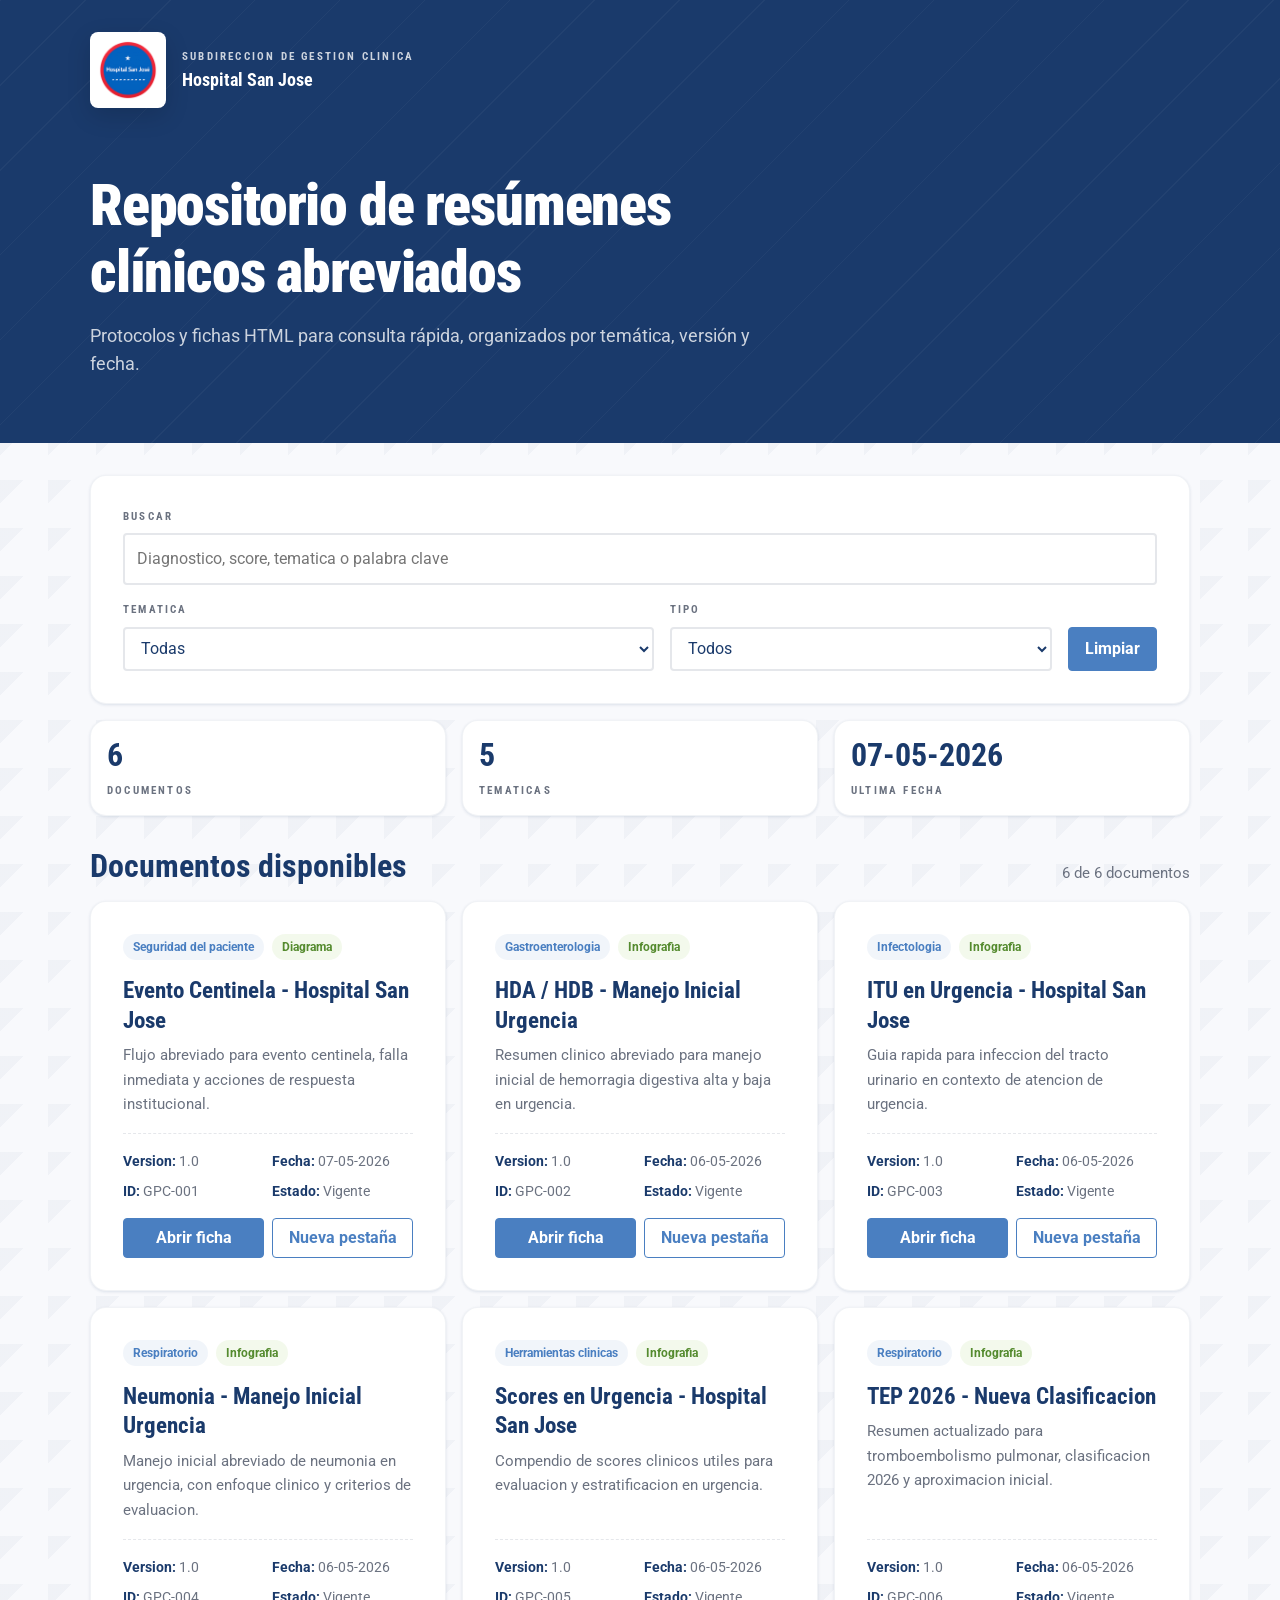
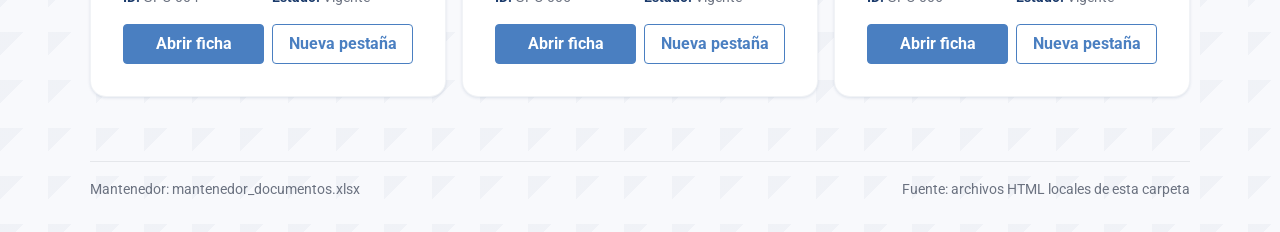
<file: index.html>
<!DOCTYPE html>
<html lang="es">
<head>
  <meta charset="UTF-8">
  <meta name="viewport" content="width=device-width, initial-scale=1.0">
  <title>Repositorio GPC Urgencia - HSJ</title>
  <link rel="stylesheet" href="sgc/colors_and_type.css">
  <link rel="stylesheet" href="styles.css">
</head>
<body>
  <header class="site-header">
    <div class="header-inner">
      <div class="brand-row">
        <img src="sgc/assets/logo-hospital-san-jose.png" alt="Hospital San Jose" class="brand-logo">
        <div>
          <p class="eyebrow">SUBDIRECCION DE GESTION CLINICA</p>
          <p class="brand-caption">Hospital San Jose</p>
        </div>
      </div>
      <h1>Repositorio de res&uacute;menes cl&iacute;nicos abreviados</h1>
      <p class="lead">Protocolos y fichas HTML para consulta r&aacute;pida, organizados por tem&aacute;tica, versi&oacute;n y fecha.</p>
    </div>
  </header>

  <main class="shell">
    <section class="toolbar" aria-label="Busqueda y filtros">
      <label class="search-box">
        <span>Buscar</span>
        <input id="searchInput" type="search" placeholder="Diagnostico, score, tematica o palabra clave" autocomplete="off">
      </label>

      <div class="filter-row">
        <label>
          <span>Tematica</span>
          <select id="topicFilter">
            <option value="todas">Todas</option>
          </select>
        </label>

        <label>
          <span>Tipo</span>
          <select id="typeFilter">
            <option value="todos">Todos</option>
          </select>
        </label>

        <button id="clearButton" type="button">Limpiar</button>
      </div>
    </section>

    <section class="summary" aria-label="Resumen del repositorio">
      <div>
        <strong id="totalCount">0</strong>
        <span>documentos</span>
      </div>
      <div>
        <strong id="topicCount">0</strong>
        <span>tematicas</span>
      </div>
      <div>
        <strong id="updatedAt">-</strong>
        <span>ultima fecha</span>
      </div>
    </section>

    <section class="results-head">
      <h2>Documentos disponibles</h2>
      <p id="resultCount">Cargando documentos...</p>
    </section>

    <section id="documentGrid" class="document-grid" aria-live="polite"></section>

    <section id="emptyState" class="empty-state" hidden>
      <h2>Sin resultados</h2>
      <p>Pruebe con otra palabra clave o quite algun filtro.</p>
    </section>
  </main>

  <footer class="site-footer">
    <span>Mantenedor: mantenedor_documentos.xlsx</span>
    <span>Fuente: archivos HTML locales de esta carpeta</span>
  </footer>

  <script src="app.js"></script>
</body>
</html>
</file>
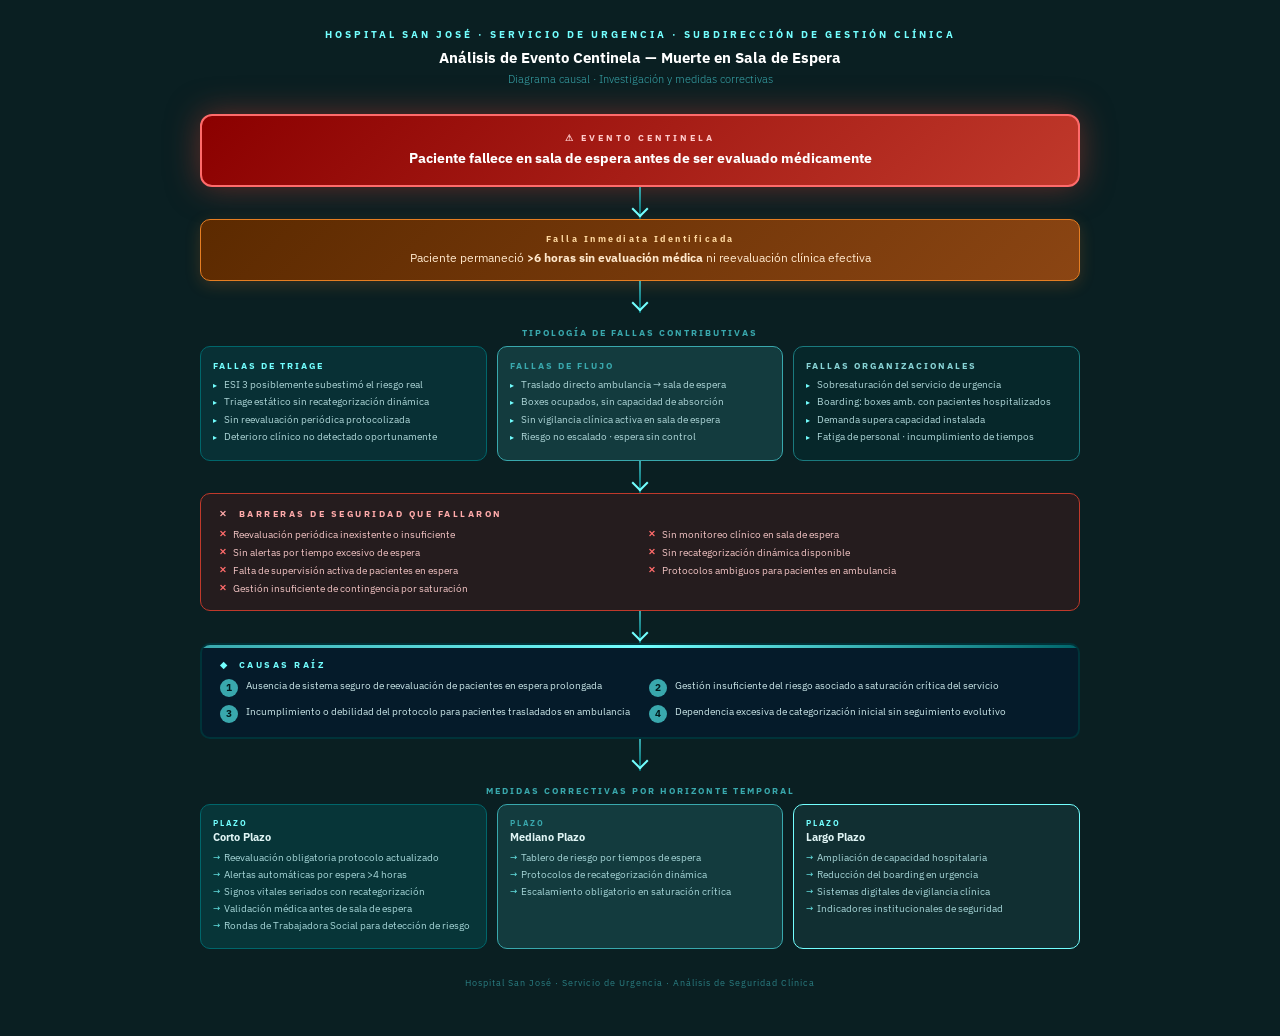
<file: diagrama_evento_centinela_hsj.html>
<!DOCTYPE html>
<html lang="es">
<head>
<meta charset="UTF-8">
<meta name="viewport" content="width=device-width, initial-scale=1.0">
<title>Evento Centinela — Hospital San José</title>
<style>
  @import url('https://fonts.googleapis.com/css2?family=IBM+Plex+Sans:wght@300;400;600;700&display=swap');
  * { box-sizing: border-box; margin: 0; padding: 0; }
  body {
    font-family: 'IBM Plex Sans', Verdana, sans-serif;
    background: #0a1f22;
    color: #e8f4f5;
    min-height: 100vh;
    padding: 28px 18px 48px;
  }
  .header { text-align: center; margin-bottom: 28px; }
  .header .inst {
    font-size: 10px; font-weight: 700; letter-spacing: 3px;
    text-transform: uppercase; color: #73FFFF; margin-bottom: 6px;
  }
  .header h1 { font-size: 15px; font-weight: 700; color: #fff; line-height: 1.4; }
  .header .sub { font-size: 11px; color: #39A8AD; margin-top: 4px; font-weight: 300; }

  .flow { display: flex; flex-direction: column; gap: 0; max-width: 880px; margin: 0 auto; }

  .arrow-down {
    display: flex; justify-content: center; align-items: center;
    height: 32px; position: relative;
  }
  .arrow-down::before {
    content: ''; position: absolute;
    width: 2px; height: 100%;
    background: linear-gradient(to bottom, #39A8AD, #00666B);
  }
  .arrow-down::after {
    content: ''; position: absolute;
    width: 10px; height: 10px;
    border-right: 2.5px solid #73FFFF;
    border-bottom: 2.5px solid #73FFFF;
    transform: rotate(45deg);
    z-index: 1; margin-top: 12px;
  }

  .centinela {
    background: linear-gradient(135deg, #8B0000 0%, #c0392b 100%);
    border: 2px solid #ff6b6b; border-radius: 12px;
    padding: 16px 22px; text-align: center;
    box-shadow: 0 0 32px rgba(192,57,43,0.5);
  }
  .centinela .tag { font-size: 9px; font-weight: 700; letter-spacing: 3px; text-transform: uppercase; color: #ffcccc; margin-bottom: 6px; }
  .centinela h2 { font-size: 14px; font-weight: 700; color: #fff; line-height: 1.4; }

  .falla-inm {
    background: linear-gradient(135deg, #5c2a00, #8B4513);
    border: 1.5px solid #e67e22; border-radius: 10px;
    padding: 13px 18px; text-align: center;
    box-shadow: 0 4px 16px rgba(230,126,34,0.2);
  }
  .falla-inm .tag { font-size: 9px; font-weight: 700; letter-spacing: 2.5px; color: #ffd9a0; margin-bottom: 5px; }
  .falla-inm p { font-size: 12px; color: #ffe8cc; line-height: 1.5; }

  .sec-label {
    text-align: center; font-size: 8.5px; font-weight: 700;
    letter-spacing: 2px; text-transform: uppercase;
    color: #39A8AD; margin: 14px 0 8px;
  }

  .grid3 { display: grid; grid-template-columns: 1fr 1fr 1fr; gap: 10px; }
  .grid2 { display: grid; grid-template-columns: 1fr 1fr; gap: 8px 18px; }

  .fbox { border-radius: 10px; padding: 13px 12px; border: 1.5px solid; }
  .fbox.t1 { background: rgba(0,102,107,0.25); border-color: #00666B; }
  .fbox.t2 { background: rgba(57,168,173,0.2); border-color: #39A8AD; }
  .fbox.t3 { background: rgba(0,51,57,0.4); border-color: #1a7a7e; }
  .fbox .ftag { font-size: 8.5px; font-weight: 700; letter-spacing: 2px; text-transform: uppercase; margin-bottom: 6px; }
  .fbox.t1 .ftag { color: #73FFFF; }
  .fbox.t2 .ftag { color: #39A8AD; }
  .fbox.t3 .ftag { color: #88d4d6; }
  .fbox ul { list-style: none; }
  .fbox ul li { font-size: 10px; color: #b0d8da; line-height: 1.55; padding-left: 11px; position: relative; margin-bottom: 2px; }
  .fbox ul li::before { content: '▸'; position: absolute; left: 0; color: #73FFFF; font-size: 8px; top: 2px; }

  .barreras {
    background: rgba(100,20,20,0.3); border: 1.5px solid #c0392b;
    border-radius: 10px; padding: 14px 18px;
  }
  .barreras .btag { font-size: 9px; font-weight: 700; letter-spacing: 2.5px; text-transform: uppercase; color: #ffaaaa; margin-bottom: 8px; }
  .barreras ul { list-style: none; display: grid; grid-template-columns: 1fr 1fr; gap: 3px 16px; }
  .barreras ul li { font-size: 10px; color: #f5c6c6; padding-left: 14px; position: relative; line-height: 1.5; }
  .barreras ul li::before { content: '✕'; position: absolute; left: 0; color: #ff6b6b; font-size: 9px; font-weight: 700; }

  .causas {
    background: rgba(0,25,50,0.5); border: 2px solid #003339;
    border-radius: 10px; padding: 14px 18px; position: relative; overflow: hidden;
  }
  .causas::before {
    content: ''; position: absolute; top: 0; left: 0; right: 0;
    height: 3px; background: linear-gradient(90deg, #39A8AD, #73FFFF, #00666B);
  }
  .causas .ctag { font-size: 9px; font-weight: 700; letter-spacing: 2.5px; text-transform: uppercase; color: #73FFFF; margin-bottom: 8px; }
  .causas-list { display: grid; grid-template-columns: 1fr 1fr; gap: 7px 18px; }
  .causa-item { display: flex; align-items: flex-start; gap: 8px; }
  .causa-num {
    background: #39A8AD; color: #001a1c; font-size: 10px; font-weight: 700;
    width: 18px; height: 18px; border-radius: 50%;
    display: flex; align-items: center; justify-content: center;
    flex-shrink: 0; margin-top: 1px;
  }
  .causa-item p { font-size: 10px; color: #cce8ea; line-height: 1.5; }

  .mbox { border-radius: 10px; padding: 13px 12px; border: 1.5px solid; }
  .mbox.cp { background: rgba(0,102,107,0.3); border-color: #00666B; }
  .mbox.mp { background: rgba(57,168,173,0.2); border-color: #39A8AD; }
  .mbox.lp { background: rgba(115,255,255,0.07); border-color: #73FFFF; }
  .mbox .mtag { font-size: 8px; font-weight: 700; letter-spacing: 2px; text-transform: uppercase; margin-bottom: 2px; }
  .mbox.cp .mtag { color: #73FFFF; }
  .mbox.mp .mtag { color: #39A8AD; }
  .mbox.lp .mtag { color: #73FFFF; }
  .mbox .mplazo { font-size: 11px; font-weight: 700; color: #e0f5f5; margin-bottom: 6px; }
  .mbox ul { list-style: none; }
  .mbox ul li { font-size: 10px; color: #a8d8da; line-height: 1.5; padding-left: 11px; position: relative; margin-bottom: 2px; }
  .mbox ul li::before { content: '→'; position: absolute; left: 0; color: #73FFFF; font-size: 9px; }

  .footer-note { text-align: center; font-size: 9px; color: #39A8AD; margin-top: 28px; letter-spacing: 1px; opacity: 0.7; }

  @media (max-width: 620px) {
    .grid3, .grid2, .causas-list, .barreras ul { grid-template-columns: 1fr; }
  }

  @media print {
    body { background: #fff; color: #000; }
    .centinela { background: #c0392b; }
  }
</style>
</head>
<body>

<div class="header">
  <div class="inst">Hospital San José · Servicio de Urgencia · Subdirección de Gestión Clínica</div>
  <h1>Análisis de Evento Centinela — Muerte en Sala de Espera</h1>
  <div class="sub">Diagrama causal · Investigación y medidas correctivas</div>
</div>

<div class="flow">

  <!-- 1. EVENTO CENTINELA -->
  <div class="centinela">
    <div class="tag">⚠ Evento Centinela</div>
    <h2>Paciente fallece en sala de espera antes de ser evaluado médicamente</h2>
  </div>

  <div class="arrow-down"></div>

  <!-- 2. FALLA INMEDIATA -->
  <div class="falla-inm">
    <div class="tag">Falla Inmediata Identificada</div>
    <p>Paciente permaneció <strong>&gt;6 horas sin evaluación médica</strong> ni reevaluación clínica efectiva</p>
  </div>

  <div class="arrow-down"></div>

  <!-- 3. TIPOLOGÍA DE FALLAS -->
  <div class="sec-label">Tipología de Fallas Contributivas</div>
  <div class="grid3">
    <div class="fbox t1">
      <div class="ftag">Fallas de Triage</div>
      <ul>
        <li>ESI 3 posiblemente subestimó el riesgo real</li>
        <li>Triage estático sin recategorización dinámica</li>
        <li>Sin reevaluación periódica protocolizada</li>
        <li>Deterioro clínico no detectado oportunamente</li>
      </ul>
    </div>
    <div class="fbox t2">
      <div class="ftag">Fallas de Flujo</div>
      <ul>
        <li>Traslado directo ambulancia → sala de espera</li>
        <li>Boxes ocupados, sin capacidad de absorción</li>
        <li>Sin vigilancia clínica activa en sala de espera</li>
        <li>Riesgo no escalado · espera sin control</li>
      </ul>
    </div>
    <div class="fbox t3">
      <div class="ftag">Fallas Organizacionales</div>
      <ul>
        <li>Sobresaturación del servicio de urgencia</li>
        <li>Boarding: boxes amb. con pacientes hospitalizados</li>
        <li>Demanda supera capacidad instalada</li>
        <li>Fatiga de personal · incumplimiento de tiempos</li>
      </ul>
    </div>
  </div>

  <div class="arrow-down"></div>

  <!-- 4. BARRERAS FALLIDAS -->
  <div class="barreras">
    <div class="btag">✕ &nbsp;Barreras de Seguridad que Fallaron</div>
    <ul>
      <li>Reevaluación periódica inexistente o insuficiente</li>
      <li>Sin monitoreo clínico en sala de espera</li>
      <li>Sin alertas por tiempo excesivo de espera</li>
      <li>Sin recategorización dinámica disponible</li>
      <li>Falta de supervisión activa de pacientes en espera</li>
      <li>Protocolos ambiguos para pacientes en ambulancia</li>
      <li>Gestión insuficiente de contingencia por saturación</li>
    </ul>
  </div>

  <div class="arrow-down"></div>

  <!-- 5. CAUSAS RAÍZ -->
  <div class="causas">
    <div class="ctag">◆ &nbsp;Causas Raíz</div>
    <div class="causas-list">
      <div class="causa-item">
        <span class="causa-num">1</span>
        <p>Ausencia de sistema seguro de reevaluación de pacientes en espera prolongada</p>
      </div>
      <div class="causa-item">
        <span class="causa-num">2</span>
        <p>Gestión insuficiente del riesgo asociado a saturación crítica del servicio</p>
      </div>
      <div class="causa-item">
        <span class="causa-num">3</span>
        <p>Incumplimiento o debilidad del protocolo para pacientes trasladados en ambulancia</p>
      </div>
      <div class="causa-item">
        <span class="causa-num">4</span>
        <p>Dependencia excesiva de categorización inicial sin seguimiento evolutivo</p>
      </div>
    </div>
  </div>

  <div class="arrow-down"></div>

  <!-- 6. MEDIDAS CORRECTIVAS -->
  <div class="sec-label">Medidas Correctivas por Horizonte Temporal</div>
  <div class="grid3">
    <div class="mbox cp">
      <div class="mtag">Plazo</div>
      <div class="mplazo">Corto Plazo</div>
      <ul>
        <li>Reevaluación obligatoria protocolo actualizado</li>
        <li>Alertas automáticas por espera &gt;4 horas</li>
        <li>Signos vitales seriados con recategorización</li>
        <li>Validación médica antes de sala de espera</li>
        <li>Rondas de Trabajadora Social para detección de riesgo</li>
      </ul>
    </div>
    <div class="mbox mp">
      <div class="mtag">Plazo</div>
      <div class="mplazo">Mediano Plazo</div>
      <ul>
        <li>Tablero de riesgo por tiempos de espera</li>
        <li>Protocolos de recategorización dinámica</li>
        <li>Escalamiento obligatorio en saturación crítica</li>
      </ul>
    </div>
    <div class="mbox lp">
      <div class="mtag">Plazo</div>
      <div class="mplazo">Largo Plazo</div>
      <ul>
        <li>Ampliación de capacidad hospitalaria</li>
        <li>Reducción del boarding en urgencia</li>
        <li>Sistemas digitales de vigilancia clínica</li>
        <li>Indicadores institucionales de seguridad</li>
      </ul>
    </div>
  </div>

</div>

<div class="footer-note">Hospital San José · Servicio de Urgencia · Análisis de Seguridad Clínica</div>

</body>
</html>
</file>
<file: sgc/colors_and_type.css>
/* ============================================================
   SGC — Subdirección de Gestión Clínica · Hospital San José
   Colors & Type — Design Tokens
   ============================================================ */

/* ---------- BRAND FONTS — Roboto family (uploaded) ---------- */
@font-face { font-family: 'Roboto'; src: url('fonts/Roboto-Light.ttf') format('truetype'); font-weight: 300; font-style: normal; font-display: swap; }
@font-face { font-family: 'Roboto'; src: url('fonts/Roboto-LightItalic.ttf') format('truetype'); font-weight: 300; font-style: italic; font-display: swap; }
@font-face { font-family: 'Roboto'; src: url('fonts/Roboto-Regular.ttf') format('truetype'); font-weight: 400; font-style: normal; font-display: swap; }
@font-face { font-family: 'Roboto'; src: url('fonts/Roboto-Italic.ttf') format('truetype'); font-weight: 400; font-style: italic; font-display: swap; }
@font-face { font-family: 'Roboto'; src: url('fonts/Roboto-Medium.ttf') format('truetype'); font-weight: 500; font-style: normal; font-display: swap; }
@font-face { font-family: 'Roboto'; src: url('fonts/Roboto-MediumItalic.ttf') format('truetype'); font-weight: 500; font-style: italic; font-display: swap; }
@font-face { font-family: 'Roboto'; src: url('fonts/Roboto-Bold.ttf') format('truetype'); font-weight: 700; font-style: normal; font-display: swap; }
@font-face { font-family: 'Roboto'; src: url('fonts/Roboto-BoldItalic.ttf') format('truetype'); font-weight: 700; font-style: italic; font-display: swap; }
@font-face { font-family: 'Roboto'; src: url('fonts/Roboto-Black.ttf') format('truetype'); font-weight: 900; font-style: normal; font-display: swap; }
@font-face { font-family: 'Roboto'; src: url('fonts/Roboto-BlackItalic.ttf') format('truetype'); font-weight: 900; font-style: italic; font-display: swap; }

@font-face { font-family: 'Roboto Condensed'; src: url('fonts/Roboto_Condensed-Light.ttf') format('truetype'); font-weight: 300; font-style: normal; font-display: swap; }
@font-face { font-family: 'Roboto Condensed'; src: url('fonts/Roboto_Condensed-Regular.ttf') format('truetype'); font-weight: 400; font-style: normal; font-display: swap; }
@font-face { font-family: 'Roboto Condensed'; src: url('fonts/Roboto_Condensed-Medium.ttf') format('truetype'); font-weight: 500; font-style: normal; font-display: swap; }
@font-face { font-family: 'Roboto Condensed'; src: url('fonts/Roboto_Condensed-Bold.ttf') format('truetype'); font-weight: 700; font-style: normal; font-display: swap; }
@font-face { font-family: 'Roboto Condensed'; src: url('fonts/Roboto_Condensed-Black.ttf') format('truetype'); font-weight: 900; font-style: normal; font-display: swap; }

:root {
  /* ---------- COLOR — PRIMARY ---------- */
  --color-bay-blue:   #1A3A6B;   /* Azul institucional profundo */
  --color-pal-blue:   #4A7FC1;   /* Azul medio — acción primaria */
  --color-white:      #FFFFFF;

  /* ---------- COLOR — NEUTRAL ---------- */
  --color-sand:       #C8B89A;
  --color-pale-khaki: #D4C9A8;
  --color-slate:      #6B7280;
  --color-pale-slate: #E5E7EB;
  --color-bg:         #F8F9FC;   /* Fondo de página */

  /* ---------- COLOR — ACCENT ---------- */
  --color-accent-yellow: #E8C547;
  --color-accent-green:  #8BC34A;
  --color-accent-teal:   #26A69A;
  --color-accent-red:    #EF5350;
  --color-accent-purple: #AB47BC;

  /* ---------- SEMANTIC — TEXT ---------- */
  --fg-1: var(--color-bay-blue);   /* Texto principal */
  --fg-2: var(--color-slate);      /* Texto secundario */
  --fg-3: #94A0AE;                 /* Texto terciario / meta */
  --fg-on-dark: #FFFFFF;
  --fg-link: var(--color-pal-blue);

  /* ---------- SEMANTIC — SURFACE ---------- */
  --surface-page:   var(--color-bg);
  --surface-card:   #FFFFFF;
  --surface-sunken: #F1F3F8;
  --surface-dark:   var(--color-bay-blue);

  /* ---------- SEMANTIC — BORDER ---------- */
  --border-subtle: rgba(26,58,107,.06);
  --border-default: var(--color-pale-slate);
  --border-strong: var(--color-slate);
  --border-focus:  var(--color-pal-blue);

  /* ---------- SEMANTIC — STATE ---------- */
  --state-info-bg:    rgba(74,127,193,.08);
  --state-info-fg:    var(--color-pal-blue);
  --state-success-bg: rgba(139,195,74,.10);
  --state-success-fg: #558B2F;
  --state-warning-bg: rgba(232,197,71,.15);
  --state-warning-fg: #8D6E00;
  --state-danger-bg:  rgba(239,83,80,.08);
  --state-danger-fg:  #C62828;

  /* ============================================================
     TYPOGRAPHY
     ============================================================ */
  --font-primary:  'Roboto', system-ui, -apple-system, Segoe UI, sans-serif;
  --font-display:  'Roboto Condensed', 'Roboto', system-ui, sans-serif;
  --font-mono:     'Courier New', ui-monospace, SFMono-Regular, Menlo, monospace;

  /* Base size — 1pt ≈ 1.333px */
  --h1-size: 2.167rem;   /* 26pt ≈ 34.7px */
  --h2-size: 2rem;       /* 24pt ≈ 32px   */
  --h3-size: 1.5rem;     /* 18pt ≈ 24px   */
  --body-bold-size:  1.167rem; /* 14pt */
  --body-size:       1.167rem; /* 14pt */
  --body-light-size: 1rem;     /* 12pt */
  --caption-size:    0.75rem;  /* 9pt  */
  --eyebrow-size:    0.6875rem;/* 11pt */

  --weight-light: 300;
  --weight-regular: 400;
  --weight-bold: 700;
  --weight-black: 900;

  --leading-tight: 1.15;
  --leading-snug:  1.3;
  --leading-normal: 1.6;

  --tracking-eyebrow: .2em;
  --tracking-tight:   -.02em;

  /* ============================================================
     SPACING
     ============================================================ */
  --space-xs:  4px;
  --space-sm:  8px;
  --space-md:  16px;
  --space-lg:  32px;
  --space-xl:  64px;
  --space-2xl: 96px;

  /* ============================================================
     RADIUS
     ============================================================ */
  --radius-sm:   4px;
  --radius-md:   8px;
  --radius-lg:   16px;
  --radius-pill: 999px;

  /* ============================================================
     SHADOWS / ELEVATION
     ============================================================ */
  --shadow-sm:  0 1px 3px rgba(26,58,107,.12);
  --shadow-md:  0 4px 16px rgba(26,58,107,.15);
  --shadow-lg:  0 12px 40px rgba(26,58,107,.18);
  --shadow-focus: 0 0 0 3px rgba(74,127,193,.15);

  /* ============================================================
     MOTION
     ============================================================ */
  --transition-fast:   150ms ease;
  --transition-normal: 250ms ease;
  --transition-slow:   400ms ease;
}

/* ============================================================
   BASE RESET
   ============================================================ */
*, *::before, *::after { box-sizing: border-box; margin: 0; padding: 0; }
html { scroll-behavior: smooth; }
body {
  font-family: var(--font-primary);
  font-weight: var(--weight-regular);
  font-size: 16px;
  color: var(--fg-1);
  background: var(--surface-page);
  line-height: var(--leading-normal);
  -webkit-font-smoothing: antialiased;
}

/* ============================================================
   SEMANTIC TYPE — element selectors
   ============================================================ */
h1, .t-h1 {
  font-family: var(--font-display);
  font-size: var(--h1-size);
  font-weight: var(--weight-black);
  line-height: var(--leading-tight);
  letter-spacing: var(--tracking-tight);
  color: var(--fg-1);
}
h2, .t-h2 {
  font-family: var(--font-display);
  font-size: var(--h2-size);
  font-weight: var(--weight-bold);
  line-height: var(--leading-tight);
  color: var(--fg-1);
}
h3, .t-h3 {
  font-family: var(--font-display);
  font-size: var(--h3-size);
  font-weight: var(--weight-bold);
  line-height: var(--leading-snug);
  color: var(--fg-1);
}

p, .t-body {
  font-size: var(--body-size);
  font-weight: var(--weight-regular);
  line-height: var(--leading-normal);
  color: var(--fg-2);
}

.t-body-bold {
  font-size: var(--body-bold-size);
  font-weight: var(--weight-bold);
  color: var(--fg-1);
}
.t-body-light {
  font-size: var(--body-light-size);
  font-weight: var(--weight-light);
  color: var(--fg-2);
}
.t-eyebrow {
  font-size: var(--eyebrow-size);
  font-weight: var(--weight-bold);
  letter-spacing: var(--tracking-eyebrow);
  text-transform: uppercase;
  color: var(--fg-2);
}
.t-caption {
  font-size: var(--caption-size);
  color: var(--fg-2);
}
code, .t-mono {
  font-family: var(--font-mono);
  font-size: 0.875em;
}
</file>
<file: styles.css>
html {
  background: var(--surface-page);
}

body {
  min-height: 100vh;
  color: var(--fg-1);
  background:
    linear-gradient(135deg, rgba(26, 58, 107, 0.035) 25%, transparent 25%) 0 0 / 48px 48px,
    var(--surface-page);
}

a {
  color: inherit;
}

.site-header {
  color: var(--fg-on-dark);
  background:
    repeating-linear-gradient(135deg, rgba(255, 255, 255, 0.035) 0 1px, transparent 1px 60px),
    var(--surface-dark);
}

.header-inner,
.shell,
.site-footer {
  width: min(1100px, calc(100% - 32px));
  margin: 0 auto;
}

.header-inner {
  padding: var(--space-lg) 0 var(--space-xl);
}

.brand-row {
  display: flex;
  align-items: center;
  gap: var(--space-md);
  margin-bottom: var(--space-xl);
}

.brand-logo {
  width: 76px;
  height: 76px;
  object-fit: contain;
  border-radius: var(--radius-md);
  background: var(--color-white);
  padding: var(--space-sm);
  box-shadow: 0 8px 24px rgba(0, 0, 0, 0.14);
}

.eyebrow {
  margin: 0 0 var(--space-xs);
  color: rgba(255, 255, 255, 0.78);
  font-family: var(--font-display);
  font-size: var(--eyebrow-size);
  font-weight: var(--weight-bold);
  letter-spacing: var(--tracking-eyebrow);
  text-transform: uppercase;
}

.brand-caption {
  margin: 0;
  color: var(--fg-on-dark);
  font-family: var(--font-display);
  font-size: 1.1rem;
  font-weight: var(--weight-bold);
  line-height: var(--leading-snug);
}

h1 {
  max-width: 760px;
  margin-bottom: var(--space-md);
  color: var(--fg-on-dark);
  font-size: clamp(2rem, 5vw, 3.65rem);
}

.lead {
  max-width: 680px;
  margin-bottom: 0;
  color: rgba(255, 255, 255, 0.78);
  font-size: 1.1rem;
}

.shell {
  padding: var(--space-lg) 0 var(--space-xl);
}

.toolbar,
.summary div,
.doc-card,
.empty-state {
  border: 1px solid var(--border-subtle);
  border-radius: var(--radius-lg);
  background: var(--surface-card);
  box-shadow: var(--shadow-sm);
}

.toolbar {
  display: grid;
  gap: var(--space-md);
  padding: var(--space-lg);
}

label {
  display: grid;
  gap: var(--space-sm);
}

label span {
  color: var(--fg-2);
  font-family: var(--font-display);
  font-size: var(--eyebrow-size);
  font-weight: var(--weight-bold);
  letter-spacing: var(--tracking-eyebrow);
  text-transform: uppercase;
}

input,
select,
button {
  min-height: 44px;
  border-radius: var(--radius-sm);
  font: inherit;
}

input,
select {
  width: 100%;
  border: 2px solid var(--border-default);
  color: var(--fg-1);
  background: var(--color-white);
  padding: 0 12px;
  outline: none;
}

input:focus,
select:focus {
  border-color: var(--border-focus);
  box-shadow: var(--shadow-focus);
}

.search-box input {
  min-height: 52px;
  font-size: 1rem;
}

.filter-row {
  display: grid;
  grid-template-columns: minmax(0, 1fr) minmax(0, 0.72fr) auto;
  gap: var(--space-md);
  align-items: end;
}

button {
  cursor: pointer;
  border: 1px solid var(--color-pal-blue);
  color: var(--fg-on-dark);
  background: var(--color-pal-blue);
  padding: 0 var(--space-md);
  font-weight: var(--weight-bold);
  transition: transform var(--transition-fast), box-shadow var(--transition-fast), background var(--transition-fast);
}

button:hover {
  background: var(--color-bay-blue);
  box-shadow: var(--shadow-md);
  transform: translateY(-1px);
}

.summary {
  display: grid;
  grid-template-columns: repeat(3, minmax(0, 1fr));
  gap: var(--space-md);
  margin: var(--space-md) 0 var(--space-lg);
}

.summary div {
  min-height: 96px;
  padding: var(--space-md);
}

.summary strong {
  display: block;
  color: var(--fg-1);
  font-family: var(--font-display);
  font-size: 2rem;
  line-height: var(--leading-tight);
}

.summary span {
  display: block;
  margin-top: var(--space-sm);
  color: var(--fg-2);
  font-family: var(--font-display);
  font-size: var(--eyebrow-size);
  font-weight: var(--weight-bold);
  text-transform: uppercase;
  letter-spacing: var(--tracking-eyebrow);
}

.results-head {
  display: flex;
  justify-content: space-between;
  gap: var(--space-md);
  align-items: end;
  margin-bottom: var(--space-md);
}

.results-head h2 {
  margin-bottom: 0;
}

.results-head p {
  margin-bottom: 0;
  color: var(--fg-2);
  font-size: 0.95rem;
}

.document-grid {
  display: grid;
  grid-template-columns: repeat(auto-fit, minmax(280px, 1fr));
  gap: var(--space-md);
}

.doc-card {
  display: flex;
  flex-direction: column;
  min-height: 292px;
  padding: var(--space-lg);
  transition: transform var(--transition-fast), box-shadow var(--transition-fast);
}

.doc-card:hover {
  box-shadow: var(--shadow-md);
  transform: translateY(-1px);
}

.doc-meta {
  display: flex;
  flex-wrap: wrap;
  gap: var(--space-sm);
  margin-bottom: var(--space-md);
}

.chip {
  display: inline-flex;
  align-items: center;
  min-height: 26px;
  padding: 0 10px;
  border-radius: var(--radius-pill);
  color: var(--state-info-fg);
  background: var(--state-info-bg);
  font-size: 0.72rem;
  font-weight: var(--weight-bold);
}

.chip.alt {
  color: var(--state-success-fg);
  background: var(--state-success-bg);
}

.doc-card h3 {
  margin: 0 0 var(--space-sm);
  color: var(--fg-1);
  font-size: 1.42rem;
}

.doc-card p {
  margin-bottom: var(--space-md);
  color: var(--fg-2);
  font-size: 0.96rem;
}

.doc-foot {
  display: grid;
  grid-template-columns: 1fr 1fr;
  gap: var(--space-sm);
  margin-top: auto;
  padding-top: var(--space-md);
  border-top: 1px dashed var(--border-default);
  color: var(--fg-2);
  font-size: 0.86rem;
}

.doc-foot strong {
  color: var(--fg-1);
}

.doc-actions {
  display: grid;
  grid-template-columns: 1fr 1fr;
  gap: var(--space-sm);
  margin-top: var(--space-md);
}

.doc-actions a {
  display: inline-flex;
  align-items: center;
  justify-content: center;
  min-height: 40px;
  border-radius: var(--radius-sm);
  border: 1px solid var(--color-pal-blue);
  text-decoration: none;
  font-weight: var(--weight-bold);
  transition: color var(--transition-fast), background var(--transition-fast), box-shadow var(--transition-fast), transform var(--transition-fast);
}

.doc-actions a:first-child {
  color: var(--fg-on-dark);
  background: var(--color-pal-blue);
}

.doc-actions a:first-child:hover {
  background: var(--color-bay-blue);
  box-shadow: var(--shadow-md);
  transform: translateY(-1px);
}

.doc-actions a:last-child {
  color: var(--color-pal-blue);
  background: var(--color-white);
}

.doc-actions a:last-child:hover {
  color: var(--fg-on-dark);
  background: var(--color-pal-blue);
}

.empty-state {
  padding: var(--space-xl) var(--space-lg);
  text-align: center;
}

.empty-state h2 {
  margin-bottom: var(--space-sm);
}

.empty-state p {
  margin-bottom: 0;
}

.site-footer {
  display: flex;
  justify-content: space-between;
  gap: var(--space-md);
  padding: var(--space-md) 0 var(--space-lg);
  border-top: 1px solid var(--border-default);
  color: var(--fg-2);
  font-size: 0.88rem;
}

@media (max-width: 860px) {
  .filter-row,
  .summary {
    grid-template-columns: 1fr;
  }

  .results-head,
  .site-footer {
    display: grid;
  }
}

@media (max-width: 520px) {
  .header-inner,
  .shell,
  .site-footer {
    width: min(100% - 22px, 1100px);
  }

  .header-inner {
    padding: var(--space-lg) 0;
  }

  .brand-row {
    align-items: flex-start;
    margin-bottom: var(--space-lg);
  }

  .brand-logo {
    width: 58px;
    height: 58px;
  }

  .toolbar,
  .doc-card {
    padding: var(--space-md);
  }

  .doc-actions,
  .doc-foot {
    grid-template-columns: 1fr;
  }
}
</file>
